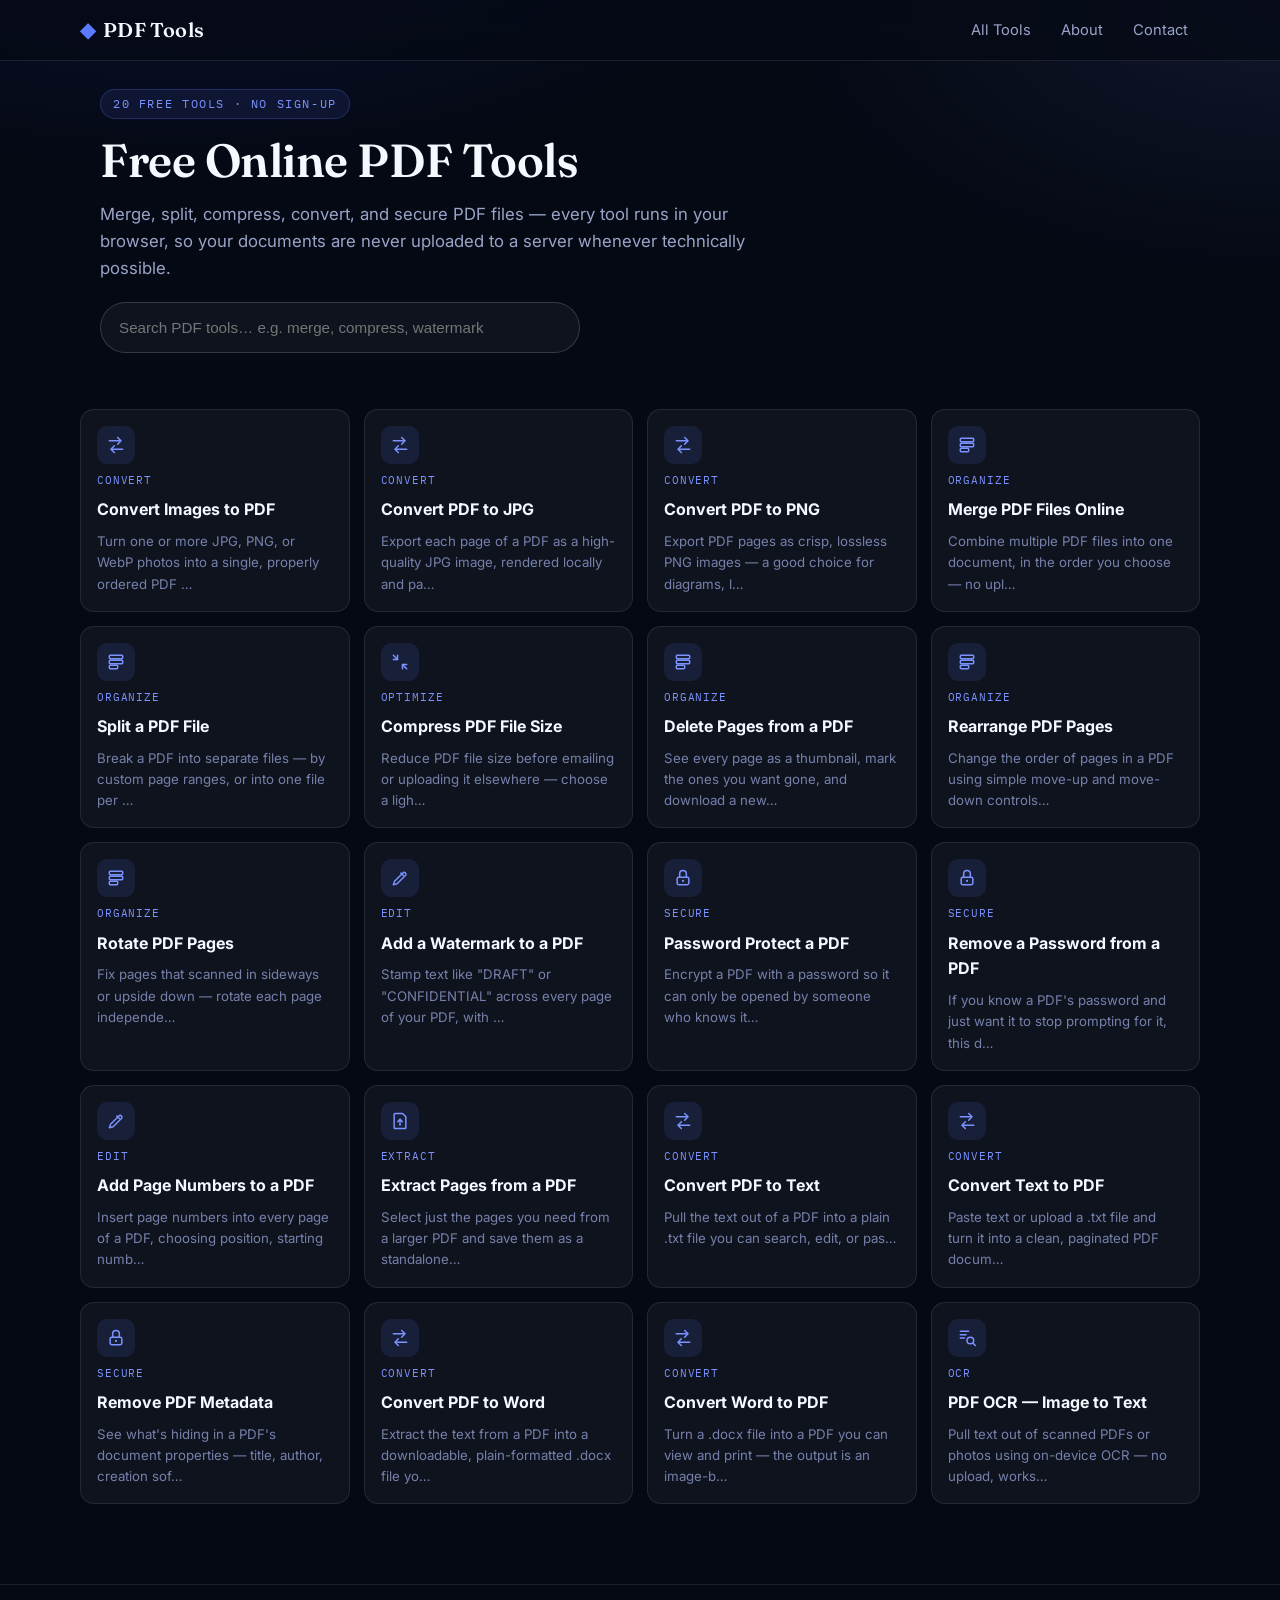
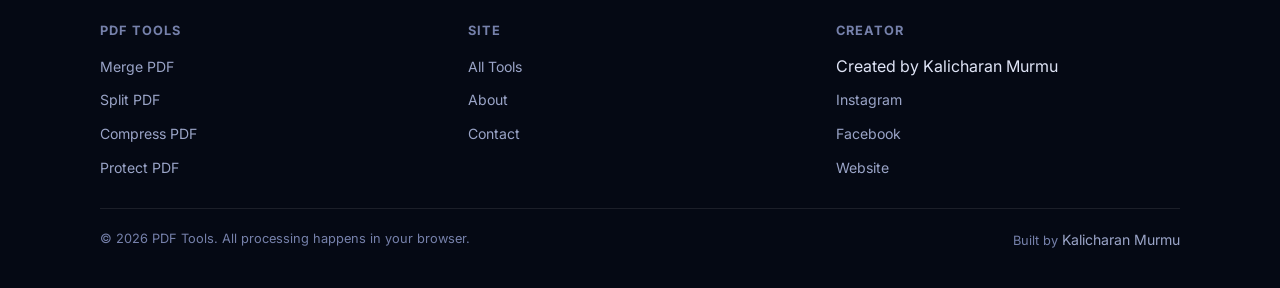
<file: index.html>
<!doctype html>
<html lang="en">
<head>
<meta charset="utf-8">
<meta name="viewport" content="width=device-width, initial-scale=1">
<title>Free Online PDF Tools — Merge, Split, Compress, Convert &amp; More</title>
<meta name="description" content="17 free PDF tools that run in your browser: merge, split, compress, convert to/from JPG and text, rotate, watermark, password protect, and more. No sign-up, no upload.">
<link rel="preconnect" href="https://fonts.googleapis.com">
<link rel="preconnect" href="https://fonts.gstatic.com" crossorigin>
<link href="https://fonts.googleapis.com/css2?family=Fraunces:wght@500;600&family=Inter:wght@400;500;600;700&family=IBM+Plex+Mono:wght@400;500&display=swap" rel="stylesheet">
<link rel="stylesheet" href="style.css">
<script type="application/ld+json">
{"@context":"https://schema.org","@type":"WebSite","name":"PDF Tools"}
</script>
</head>
<body class="pdft">
<a href="#app" class="pdft-skip">Skip to content</a>

<header class="pdft-header">
  <div class="pdft-container pdft-nav">
    <a href="#/" class="pdft-logo"><span class="dot">◆</span> PDF Tools</a>
    <nav aria-label="Primary">
      <ul class="pdft-nav-links" id="pdftNavLinks">
        <li><a href="#/">All Tools</a></li>
        <li><a href="#/about">About</a></li>
        <li><a href="#/contact">Contact</a></li>
      </ul>
    </nav>
    <button class="pdft-nav-toggle" aria-label="Toggle menu" aria-expanded="false" aria-controls="pdftNavLinks"><svg viewBox="0 0 24 24" fill="none" stroke="currentColor" stroke-width="2" stroke-linecap="round" aria-hidden="true" style="width:20px;height:20px;"><path d="M3 6h18M3 12h18M3 18h18"/></svg></button>
  </div>
</header>

<main id="app">
  <!-- Router-rendered content goes here (see script.js) -->
  <noscript>
    <section class="pdft-container" style="padding:60px 0;text-align:center;">
      <h1 class="pdft-h1">JavaScript required</h1>
      <p class="pdft-lede">This PDF tools app runs entirely in your browser and needs JavaScript enabled to work.</p>
    </section>
  </noscript>
</main>

<footer class="pdft-footer">
  <div class="pdft-container">
    <div class="pdft-footer-grid">
      <div>
        <h4>PDF Tools</h4>
        <ul>
          <li><a href="#/merge-pdf">Merge PDF</a></li>
          <li><a href="#/split-pdf">Split PDF</a></li>
          <li><a href="#/compress-pdf">Compress PDF</a></li>
          <li><a href="#/protect-pdf">Protect PDF</a></li>
        </ul>
      </div>
      <div>
        <h4>Site</h4>
        <ul>
          <li><a href="#/">All Tools</a></li>
          <li><a href="#/about">About</a></li>
          <li><a href="#/contact">Contact</a></li>
        </ul>
      </div>
      <div>
        <h4>Creator</h4>
        <ul>
          <li>Created by Kalicharan Murmu</li>
          <li><a href="https://www.instagram.com/kcm_0_7" target="_blank" rel="noopener noreferrer">Instagram</a></li>
          <li><a href="https://www.facebook.com/share/1HnbKXyqSZ/" target="_blank" rel="noopener noreferrer">Facebook</a></li>
          <li><a href="https://kcm2112007.github.io/KalicharanMurmu-/" target="_blank" rel="noopener noreferrer">Website</a></li>
        </ul>
      </div>
    </div>
    <div class="pdft-footer-bottom">
      <span>© <span id="year"></span> PDF Tools. All processing happens in your browser.</span>
      <span>Built by <a href="https://kcm2112007.github.io/KalicharanMurmu-/" target="_blank" rel="noopener noreferrer">Kalicharan Murmu</a></span>
    </div>
  </div>
</footer>

<script src="script.js"></script>
</body>
</html>
</file>
<file: style.css>
/* ==========================================================================
   PDF Tools — shared stylesheet
   Design language: deep navy / electric blue, glassmorphism, ledger aesthetic
   Fraunces (display serif) + Inter (body) + IBM Plex Mono (data/utility)
   ========================================================================== */

:root{
  --navy-950:#050914;
  --navy-900:#0a0f24;
  --navy-800:#0f1730;
  --navy-700:#141d3e;
  --navy-600:#1b2650;
  --line:rgba(255,255,255,.09);
  --line-strong:rgba(255,255,255,.16);
  --glass:rgba(255,255,255,.045);
  --glass-strong:rgba(255,255,255,.08);
  --ink-000:#f6f8ff;
  --ink-100:#dfe4f6;
  --ink-400:#9aa4c7;
  --ink-600:#7681ab;
  --electric-300:#7c93ff;
  --electric-400:#5b7bff;
  --electric-500:#3d5aff;
  --electric-600:#2a41d9;
  --amber-400:#ffb454;
  --green-400:#5fd6a8;
  --red-400:#ff7a7a;
  --radius-sm:8px;
  --radius-md:14px;
  --radius-lg:20px;
  --shadow-lift:0 20px 60px -20px rgba(0,0,10,.6);
  --ff-display:"Fraunces",Georgia,serif;
  --ff-body:"Inter",-apple-system,BlinkMacSystemFont,"Segoe UI",sans-serif;
  --ff-mono:"IBM Plex Mono",ui-monospace,SFMono-Regular,Menlo,monospace;
}

*,*::before,*::after{box-sizing:border-box;}
html{scroll-behavior:smooth;}
body.pdft{
  margin:0;
  background:
    radial-gradient(1100px 600px at 15% -10%, rgba(61,90,255,.16), transparent 60%),
    radial-gradient(900px 500px at 100% 0%, rgba(124,147,255,.10), transparent 55%),
    var(--navy-950);
  color:var(--ink-100);
  font-family:var(--ff-body);
  line-height:1.6;
  -webkit-font-smoothing:antialiased;
}
img{max-width:100%;display:block;}
a{color:inherit;}
.pdft-container{max-width:1120px;margin:0 auto;padding:0 20px;}

/* focus visibility */
a:focus-visible,button:focus-visible,input:focus-visible,textarea:focus-visible,select:focus-visible,[tabindex]:focus-visible{
  outline:2px solid var(--electric-300);
  outline-offset:2px;
  border-radius:6px;
}
@media (prefers-reduced-motion:reduce){
  *{animation-duration:.001ms!important;animation-iteration-count:1!important;transition-duration:.001ms!important;scroll-behavior:auto!important;}
}

/* ---------- Header / Nav ---------- */
.pdft-header{
  position:sticky;top:0;z-index:40;
  background:rgba(6,10,22,.75);
  backdrop-filter:blur(14px);
  -webkit-backdrop-filter:blur(14px);
  border-bottom:1px solid var(--line);
}
.pdft-nav{display:flex;align-items:center;justify-content:space-between;padding:14px 0;gap:16px;}
.pdft-logo{
  font-family:var(--ff-display);
  font-weight:600;font-size:1.25rem;letter-spacing:.01em;
  color:var(--ink-000);text-decoration:none;display:flex;align-items:center;gap:8px;
}
.pdft-logo .dot{color:var(--electric-400);}
.pdft-nav-links{display:flex;gap:6px;list-style:none;margin:0;padding:0;align-items:center;flex-wrap:wrap;}
.pdft-nav-links a{
  font-size:.92rem;color:var(--ink-400);text-decoration:none;padding:8px 12px;border-radius:999px;transition:.15s ease;
}
.pdft-nav-links a:hover{color:var(--ink-000);background:var(--glass);}
.pdft-nav-links a.active{color:var(--electric-300);background:rgba(91,123,255,.12);}
.pdft-nav-toggle{display:none;background:none;border:1px solid var(--line);color:var(--ink-000);border-radius:8px;padding:8px 10px;}

@media (max-width:760px){
  .pdft-nav-links{
    position:absolute;top:100%;left:0;right:0;
    background:var(--navy-900);border-bottom:1px solid var(--line);
    flex-direction:column;align-items:stretch;padding:10px;
    display:none;
  }
  .pdft-nav-links.open{display:flex;}
  .pdft-nav-links a{padding:12px 14px;border-radius:10px;}
  .pdft-nav-toggle{display:inline-flex;}
}

/* ---------- Breadcrumbs ---------- */
.pdft-breadcrumbs{padding:14px 0 0;font-size:.85rem;color:var(--ink-600);}
.pdft-breadcrumbs ol{display:flex;flex-wrap:wrap;gap:6px;list-style:none;margin:0;padding:0;}
.pdft-breadcrumbs a{color:var(--ink-400);text-decoration:none;}
.pdft-breadcrumbs a:hover{color:var(--electric-300);}
.pdft-breadcrumbs li:not(:last-child)::after{content:"/";margin-left:6px;color:var(--ink-600);}
.pdft-breadcrumbs li[aria-current]{color:var(--ink-100);}

/* ---------- Hero ---------- */
.pdft-hero{padding:28px 0 8px;}
.pdft-eyebrow{
  display:inline-flex;align-items:center;gap:8px;
  font-family:var(--ff-mono);font-size:.72rem;letter-spacing:.14em;text-transform:uppercase;
  color:var(--electric-300);background:rgba(91,123,255,.1);border:1px solid rgba(91,123,255,.25);
  padding:5px 12px;border-radius:999px;margin-bottom:16px;
}
.pdft-h1{
  font-family:var(--ff-display);font-weight:600;
  font-size:clamp(1.9rem,4.4vw,2.9rem);line-height:1.12;letter-spacing:-.01em;
  color:var(--ink-000);margin:0 0 14px;
}
.pdft-lede{font-size:1.05rem;color:var(--ink-400);max-width:62ch;margin:0 0 6px;}

/* ---------- Glass panel / workspace ---------- */
.pdft-panel{
  background:var(--glass);
  border:1px solid var(--line);
  border-radius:var(--radius-lg);
  padding:24px;
  margin:24px 0;
  backdrop-filter:blur(10px);
  box-shadow:var(--shadow-lift);
}
.pdft-panel + .pdft-panel{margin-top:16px;}

.pdft-dropzone{
  border:1.5px dashed var(--line-strong);
  border-radius:var(--radius-md);
  padding:36px 20px;
  text-align:center;
  cursor:pointer;
  transition:.18s ease;
  background:rgba(255,255,255,.015);
}
.pdft-dropzone:hover,.pdft-dropzone.dragover{
  border-color:var(--electric-400);
  background:rgba(91,123,255,.07);
}
.pdft-dropzone .icon{margin-bottom:10px;display:flex;justify-content:center;color:var(--electric-300);}
.pdft-dropzone .icon svg{width:40px;height:40px;}
.pdft-dropzone-title{font-weight:600;color:var(--ink-000);margin:0 0 4px;}
.pdft-dropzone-sub{font-size:.85rem;color:var(--ink-600);margin:0;}
.pdft-dropzone input[type=file]{display:none;}

.pdft-filelist{list-style:none;margin:16px 0 0;padding:0;display:flex;flex-direction:column;gap:8px;}
.pdft-fileitem{
  display:flex;align-items:center;gap:12px;
  background:var(--navy-800);border:1px solid var(--line);border-radius:var(--radius-sm);
  padding:10px 12px;font-size:.9rem;
}
.pdft-fileitem .name{flex:1;min-width:0;overflow:hidden;text-overflow:ellipsis;white-space:nowrap;color:var(--ink-100);}
.pdft-fileitem .size{font-family:var(--ff-mono);font-size:.78rem;color:var(--ink-600);flex-shrink:0;}
.pdft-fileitem .remove{background:none;border:none;color:var(--ink-600);cursor:pointer;font-size:1rem;padding:2px 6px;flex-shrink:0;}
.pdft-fileitem .remove:hover{color:var(--red-400);}

.pdft-toolbar{display:flex;flex-wrap:wrap;gap:10px;margin-top:16px;align-items:center;}

/* buttons */
.pdft-btn{
  font-family:var(--ff-body);font-weight:600;font-size:.92rem;
  border-radius:999px;padding:11px 22px;border:1px solid transparent;
  cursor:pointer;transition:.15s ease;display:inline-flex;align-items:center;gap:8px;
}
.pdft-btn-primary{background:linear-gradient(135deg,var(--electric-400),var(--electric-600));color:#fff;box-shadow:0 8px 24px -8px rgba(61,90,255,.6);}
.pdft-btn-primary:hover{filter:brightness(1.08);}
.pdft-btn-primary:disabled{opacity:.45;cursor:not-allowed;filter:none;box-shadow:none;}
.pdft-btn-ghost{background:var(--glass);color:var(--ink-100);border-color:var(--line-strong);}
.pdft-btn-ghost:hover{background:var(--glass-strong);}
.pdft-btn-sm{padding:7px 14px;font-size:.82rem;}
.pdft-btn-danger{background:rgba(255,122,122,.12);color:var(--red-400);border-color:rgba(255,122,122,.3);}

/* options grid */
.pdft-options{display:grid;grid-template-columns:repeat(auto-fit,minmax(180px,1fr));gap:14px;margin-top:18px;}
.pdft-field label{display:block;font-size:.8rem;color:var(--ink-400);margin-bottom:6px;font-weight:600;}
.pdft-field select,.pdft-field input[type=text],.pdft-field input[type=number],.pdft-field input[type=password],.pdft-field textarea{
  width:100%;background:var(--navy-800);border:1px solid var(--line-strong);color:var(--ink-000);
  border-radius:var(--radius-sm);padding:10px 12px;font-family:var(--ff-body);font-size:.92rem;
}
.pdft-field textarea{resize:vertical;min-height:120px;font-family:var(--ff-mono);}
.pdft-field input[type=range]{width:100%;}
.pdft-field .hint{font-size:.76rem;color:var(--ink-600);margin-top:4px;}
.pdft-check{display:flex;align-items:center;gap:8px;font-size:.88rem;color:var(--ink-100);}

/* progress */
.pdft-progress{margin-top:16px;display:none;}
.pdft-progress.active{display:block;}
.pdft-progress-track{height:8px;border-radius:999px;background:var(--navy-800);overflow:hidden;border:1px solid var(--line);}
.pdft-progress-fill{height:100%;background:linear-gradient(90deg,var(--electric-400),var(--electric-300));width:0%;transition:width .2s ease;}
.pdft-progress-label{font-family:var(--ff-mono);font-size:.78rem;color:var(--ink-400);margin-top:6px;}

/* messages */
.pdft-msg{border-radius:var(--radius-sm);padding:12px 14px;font-size:.88rem;margin-top:14px;display:none;border:1px solid transparent;}
.pdft-msg.show{display:block;}
.pdft-msg.error{background:rgba(255,122,122,.1);color:var(--red-400);border-color:rgba(255,122,122,.28);}
.pdft-msg.success{background:rgba(95,214,168,.1);color:var(--green-400);border-color:rgba(95,214,168,.28);}
.pdft-msg.info{background:rgba(91,123,255,.1);color:var(--electric-300);border-color:rgba(91,123,255,.28);}

/* result */
.pdft-result{display:none;margin-top:18px;padding:18px;border-radius:var(--radius-md);background:rgba(95,214,168,.06);border:1px solid rgba(95,214,168,.22);}
.pdft-result.show{display:flex;flex-wrap:wrap;align-items:center;justify-content:space-between;gap:14px;}
.pdft-result .info{font-size:.9rem;color:var(--ink-100);}
.pdft-result .info strong{color:var(--ink-000);}

/* page thumbnails (page-manager) */
.pdft-pagegrid{display:grid;grid-template-columns:repeat(auto-fill,minmax(120px,1fr));gap:14px;margin-top:18px;}
.pdft-pagecard{background:var(--navy-800);border:1px solid var(--line);border-radius:var(--radius-sm);padding:8px;text-align:center;position:relative;}
.pdft-pagecard.marked{opacity:.35;}
.pdft-pagecard canvas{width:100%;height:auto;border-radius:4px;border:1px solid var(--line);background:#fff;transition:transform .2s ease;}
.pdft-pagecard .num{font-family:var(--ff-mono);font-size:.72rem;color:var(--ink-600);margin-top:6px;}
.pdft-pagecard .ctrls{display:flex;justify-content:center;gap:4px;margin-top:6px;flex-wrap:wrap;}
.pdft-pagecard .ctrls button{
  background:var(--glass);border:1px solid var(--line-strong);color:var(--ink-100);
  border-radius:6px;font-size:.72rem;padding:4px 7px;cursor:pointer;
}
.pdft-pagecard .ctrls button:hover{background:var(--glass-strong);}
.pdft-pagecard input[type=checkbox]{position:absolute;top:8px;left:8px;width:18px;height:18px;}

/* section headers */
.pdft-section{padding:44px 0;border-top:1px solid var(--line);}
.pdft-section:first-of-type{border-top:none;}
.pdft-h2{font-family:var(--ff-display);font-size:clamp(1.4rem,2.6vw,1.9rem);color:var(--ink-000);margin:0 0 16px;font-weight:600;}
.pdft-h3{font-family:var(--ff-body);font-size:1.05rem;color:var(--ink-000);margin:0 0 8px;font-weight:700;}
.pdft-body{color:var(--ink-400);font-size:.98rem;}

/* feature grid */
.pdft-grid3{display:grid;grid-template-columns:repeat(auto-fit,minmax(220px,1fr));gap:16px;}
.pdft-card{background:var(--glass);border:1px solid var(--line);border-radius:var(--radius-md);padding:20px;}
.pdft-social-card{transition:.15s ease;}
.pdft-social-card:hover{border-color:var(--line-strong);background:var(--glass-strong);transform:translateY(-2px);}
.pdft-social-card .glyph svg{width:28px;height:28px;}
.pdft-card .glyph{font-size:1.5rem;margin-bottom:10px;}
.pdft-card h3{font-size:1rem;margin:0 0 6px;color:var(--ink-000);}
.pdft-card p{font-size:.88rem;color:var(--ink-400);margin:0;}

/* steps (real sequence, numbered legitimately) */
.pdft-steps{counter-reset:step;list-style:none;margin:0;padding:0;display:grid;gap:14px;}
.pdft-steps li{
  display:flex;gap:14px;align-items:flex-start;background:var(--glass);border:1px solid var(--line);
  border-radius:var(--radius-md);padding:16px 18px;
}
.pdft-steps li::before{
  counter-increment:step;content:counter(step);
  font-family:var(--ff-mono);font-weight:700;color:var(--electric-300);
  background:rgba(91,123,255,.12);border:1px solid rgba(91,123,255,.3);
  width:30px;height:30px;border-radius:50%;display:flex;align-items:center;justify-content:center;flex-shrink:0;font-size:.85rem;
}
.pdft-steps strong{color:var(--ink-000);}

/* FAQ accordion */
.pdft-faq{border-top:1px solid var(--line);}
.pdft-faq-item{border-bottom:1px solid var(--line);}
.pdft-faq-item summary{
  cursor:pointer;list-style:none;padding:16px 4px;display:flex;justify-content:space-between;gap:12px;
  font-weight:600;color:var(--ink-000);font-size:.98rem;
}
.pdft-faq-item summary::-webkit-details-marker{display:none;}
.pdft-faq-item summary::after{content:"+";color:var(--electric-300);font-size:1.2rem;flex-shrink:0;}
.pdft-faq-item[open] summary::after{content:"−";}
.pdft-faq-item p{margin:0 0 16px;color:var(--ink-400);font-size:.92rem;}

/* related tools */
.pdft-related{display:grid;grid-template-columns:repeat(auto-fit,minmax(200px,1fr));gap:12px;}
.pdft-related a{
  display:block;background:var(--glass);border:1px solid var(--line);border-radius:var(--radius-sm);
  padding:14px 16px;text-decoration:none;color:var(--ink-100);font-size:.9rem;font-weight:600;transition:.15s;
}
.pdft-related a:hover{border-color:var(--electric-400);color:var(--electric-300);}

/* privacy badge */
.pdft-privacy{
  display:flex;gap:14px;align-items:flex-start;background:rgba(95,214,168,.06);
  border:1px solid rgba(95,214,168,.22);border-radius:var(--radius-md);padding:18px;margin-top:20px;
}
.pdft-privacy .glyph{font-size:1.4rem;}
.pdft-privacy p{margin:0;color:var(--ink-100);font-size:.9rem;}
.pdft-privacy strong{color:var(--green-400);}

/* meta table */
.pdft-metatable{width:100%;border-collapse:collapse;font-size:.88rem;margin-top:8px;}
.pdft-metatable td{padding:8px 10px;border-bottom:1px solid var(--line);color:var(--ink-400);}
.pdft-metatable td:first-child{color:var(--ink-600);font-family:var(--ff-mono);font-size:.78rem;width:40%;}

/* hub page */
.pdft-search{
  display:flex;gap:10px;align-items:center;background:var(--glass);border:1px solid var(--line-strong);
  border-radius:999px;padding:8px 8px 8px 18px;max-width:480px;margin:20px 0 0;
}
.pdft-search input{flex:1;background:none;border:none;color:var(--ink-000);font-size:.95rem;padding:8px 0;}
.pdft-search input:focus-visible{outline:none;}
.pdft-search .go{background:var(--electric-500);color:#fff;border:none;border-radius:999px;padding:9px 16px;font-size:.85rem;font-weight:600;}
.pdft-toolsgrid{display:grid;grid-template-columns:repeat(2,1fr);gap:14px;margin-top:28px;}
.pdft-toolcard{
  background:var(--glass);border:1px solid var(--line);border-radius:var(--radius-md);
  padding:16px;text-decoration:none;color:var(--ink-100);transition:.18s;display:flex;flex-direction:column;gap:8px;
  min-height:172px;
}
.pdft-toolcard:hover{border-color:var(--electric-400);transform:translateY(-2px);box-shadow:var(--shadow-lift);}
.pdft-toolcard .glyph{
  width:38px;height:38px;display:flex;align-items:center;justify-content:center;
  border-radius:10px;background:rgba(91,123,255,.12);color:var(--electric-300);flex-shrink:0;
}
.pdft-toolcard .glyph svg{width:20px;height:20px;}
.pdft-toolcard h3{margin:0;font-size:1rem;color:var(--ink-000);}
.pdft-toolcard p{margin:0;font-size:.83rem;color:var(--ink-600);}
.pdft-toolcard .cat{
  font-family:var(--ff-mono);font-size:.68rem;letter-spacing:.08em;text-transform:uppercase;color:var(--electric-300);
}
.pdft-toolcard[hidden]{display:none;}
.pdft-toolcard-disabled{opacity:.55;}
.pdft-toolcard-disabled:hover{border-color:var(--line);transform:none;box-shadow:none;}
.pdft-badge-unavailable{
  font-family:var(--ff-mono);font-size:.62rem;letter-spacing:.06em;text-transform:uppercase;
  background:rgba(255,122,122,.14);color:var(--red-400);border:1px solid rgba(255,122,122,.3);
  padding:2px 7px;border-radius:999px;margin-left:6px;
}

.pdft-popular{display:flex;gap:10px;flex-wrap:wrap;margin-top:16px;}
.pdft-popular a{
  font-size:.82rem;padding:8px 14px;border-radius:999px;background:var(--glass);border:1px solid var(--line-strong);
  color:var(--ink-100);text-decoration:none;
}
.pdft-popular a:hover{border-color:var(--electric-400);color:var(--electric-300);}

/* footer */
.pdft-footer{border-top:1px solid var(--line);padding:36px 0;margin-top:40px;}
.pdft-footer-grid{display:grid;grid-template-columns:repeat(auto-fit,minmax(160px,1fr));gap:24px;}
.pdft-footer h4{font-size:.8rem;text-transform:uppercase;letter-spacing:.08em;color:var(--ink-600);margin:0 0 12px;}
.pdft-footer ul{list-style:none;margin:0;padding:0;display:flex;flex-direction:column;gap:8px;}
.pdft-footer a{color:var(--ink-400);text-decoration:none;font-size:.88rem;}
.pdft-footer a:hover{color:var(--electric-300);}
.pdft-footer-bottom{margin-top:28px;padding-top:20px;border-top:1px solid var(--line);font-size:.8rem;color:var(--ink-600);display:flex;justify-content:space-between;flex-wrap:wrap;gap:10px;}

/* visually hidden */
.pdft-vh{position:absolute;width:1px;height:1px;overflow:hidden;clip:rect(0,0,0,0);white-space:nowrap;}

/* skip link */
.pdft-skip{position:absolute;left:-999px;top:auto;background:var(--electric-500);color:#fff;padding:10px 16px;border-radius:8px;z-index:100;}
.pdft-skip:focus{left:16px;top:16px;}

@media (max-width:600px){
  .pdft-panel{padding:18px;border-radius:var(--radius-md);}
  .pdft-dropzone{padding:26px 14px;}
  .pdft-toolbar{gap:8px;}
  .pdft-btn{padding:10px 18px;font-size:.88rem;}
  .pdft-toolsgrid{grid-template-columns:repeat(2,1fr);gap:10px;}
  .pdft-toolcard{padding:14px;min-height:158px;}
  .pdft-toolcard h3{font-size:.9rem;}
  .pdft-toolcard p{font-size:.78rem;}
}

/* Tablet: 2–3 columns depending on width */
@media (min-width:601px) and (max-width:1023px){
  .pdft-toolsgrid{grid-template-columns:repeat(3,1fr);}
}

/* Desktop and up: 4 columns */
@media (min-width:1024px){
  .pdft-toolsgrid{grid-template-columns:repeat(4,1fr);}
}

/* ---------- SPA-specific additions ---------- */
.pdft-back{
  display:inline-flex;align-items:center;gap:6px;color:var(--ink-400);text-decoration:none;
  font-size:.85rem;margin-bottom:16px;
}
.pdft-back:hover{color:var(--electric-300);}
#app{min-height:60vh;}
</file>
